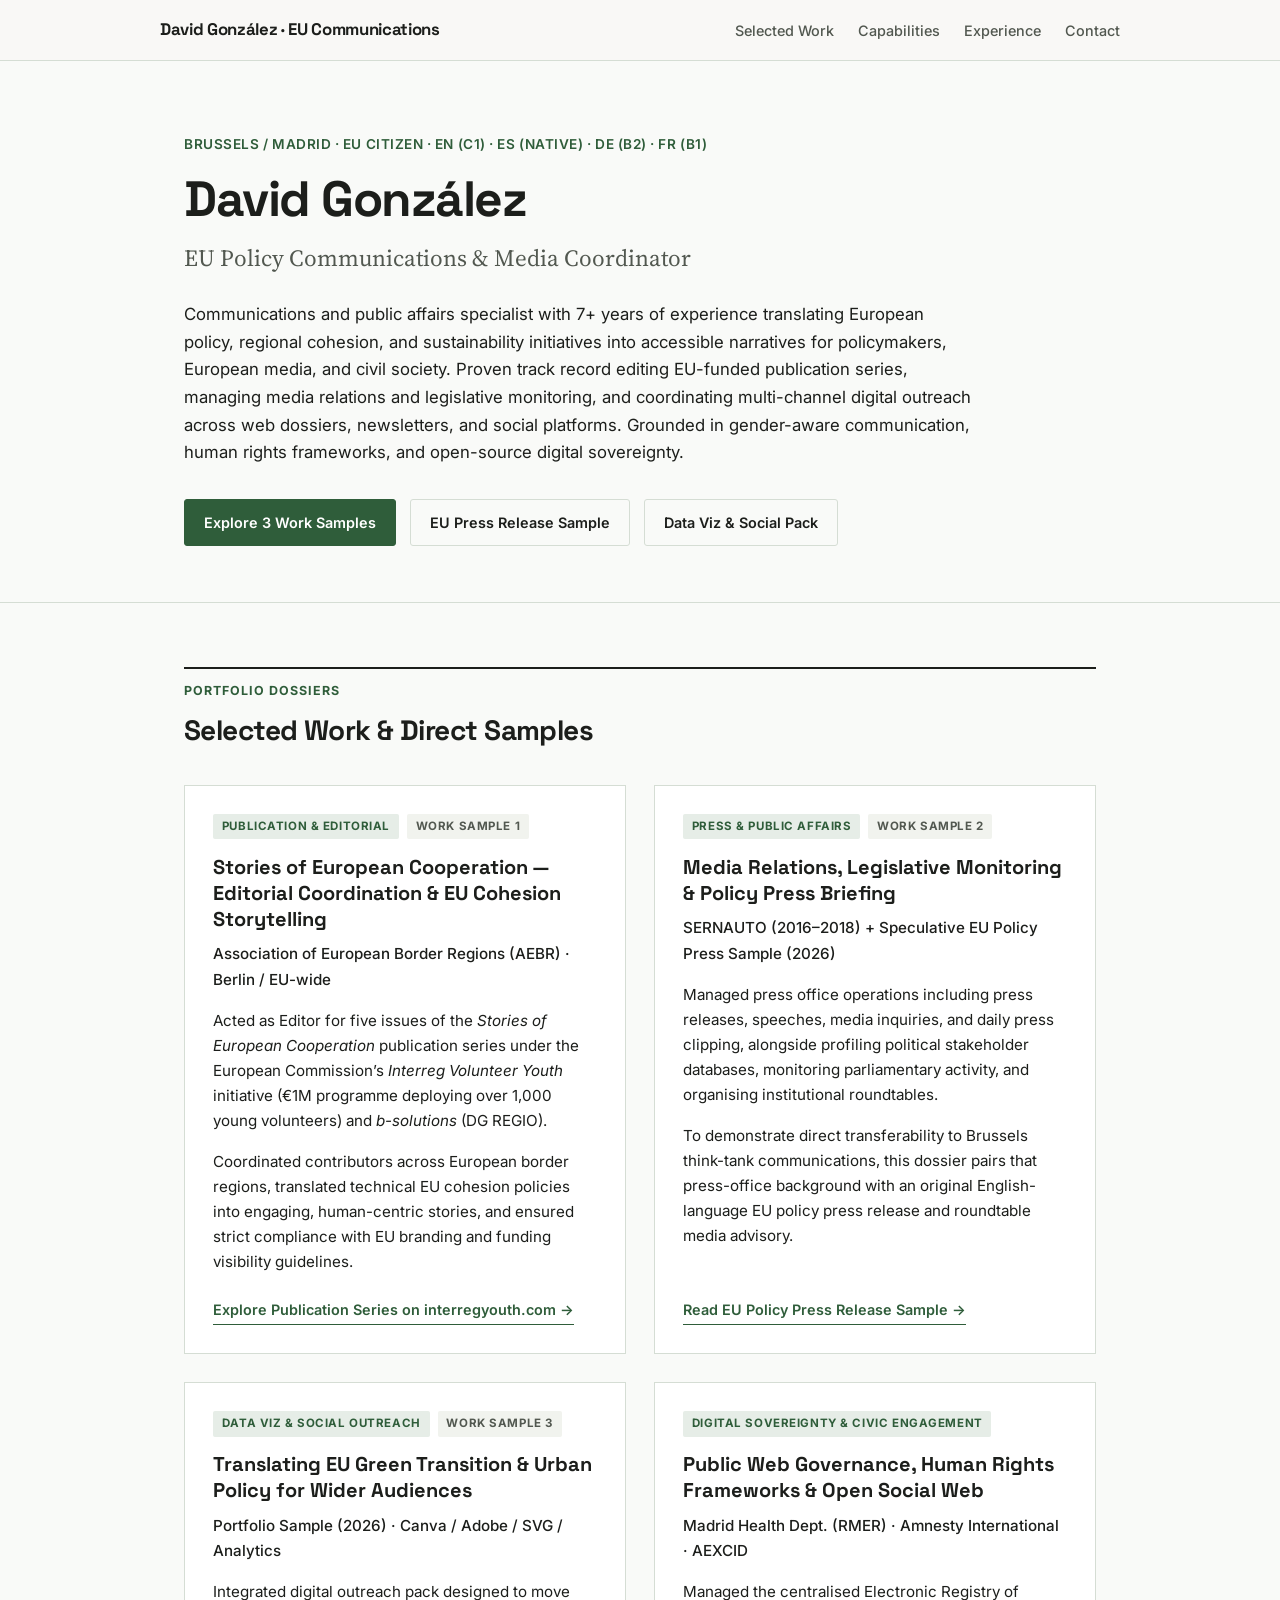
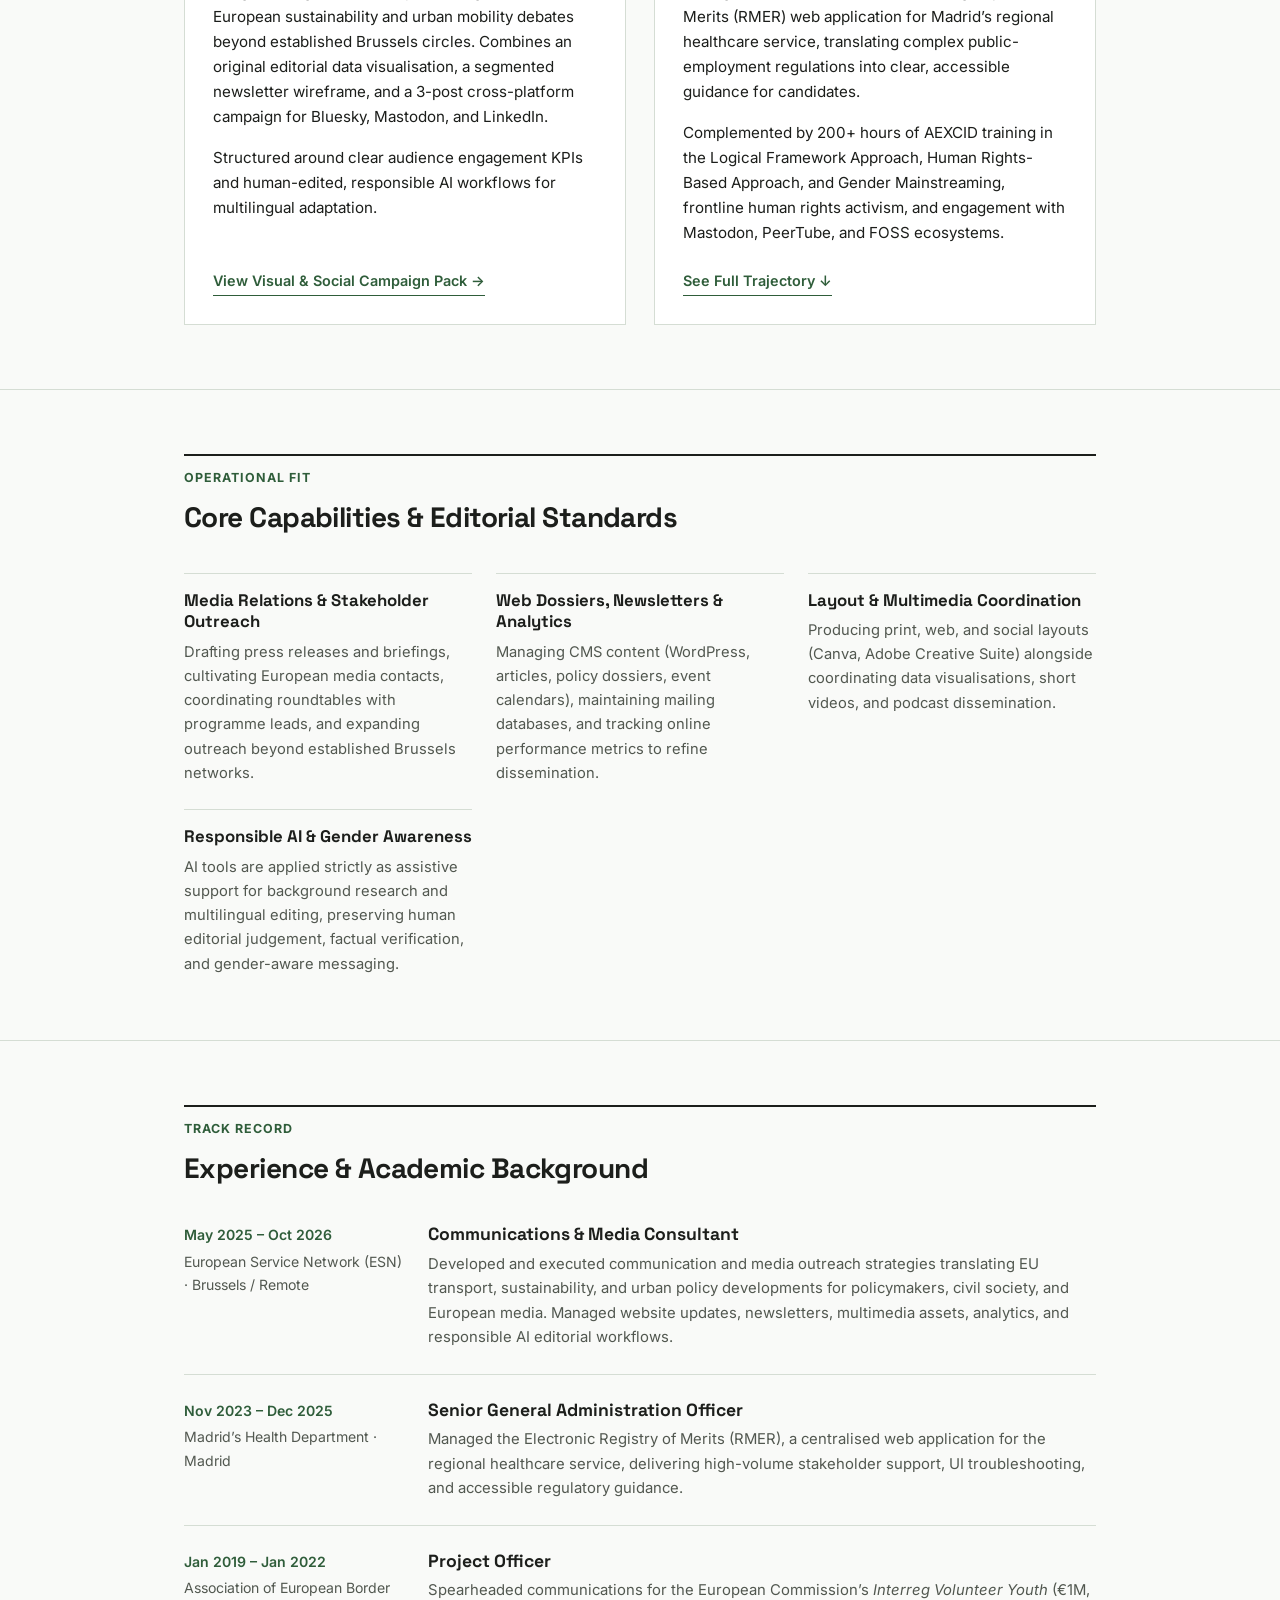
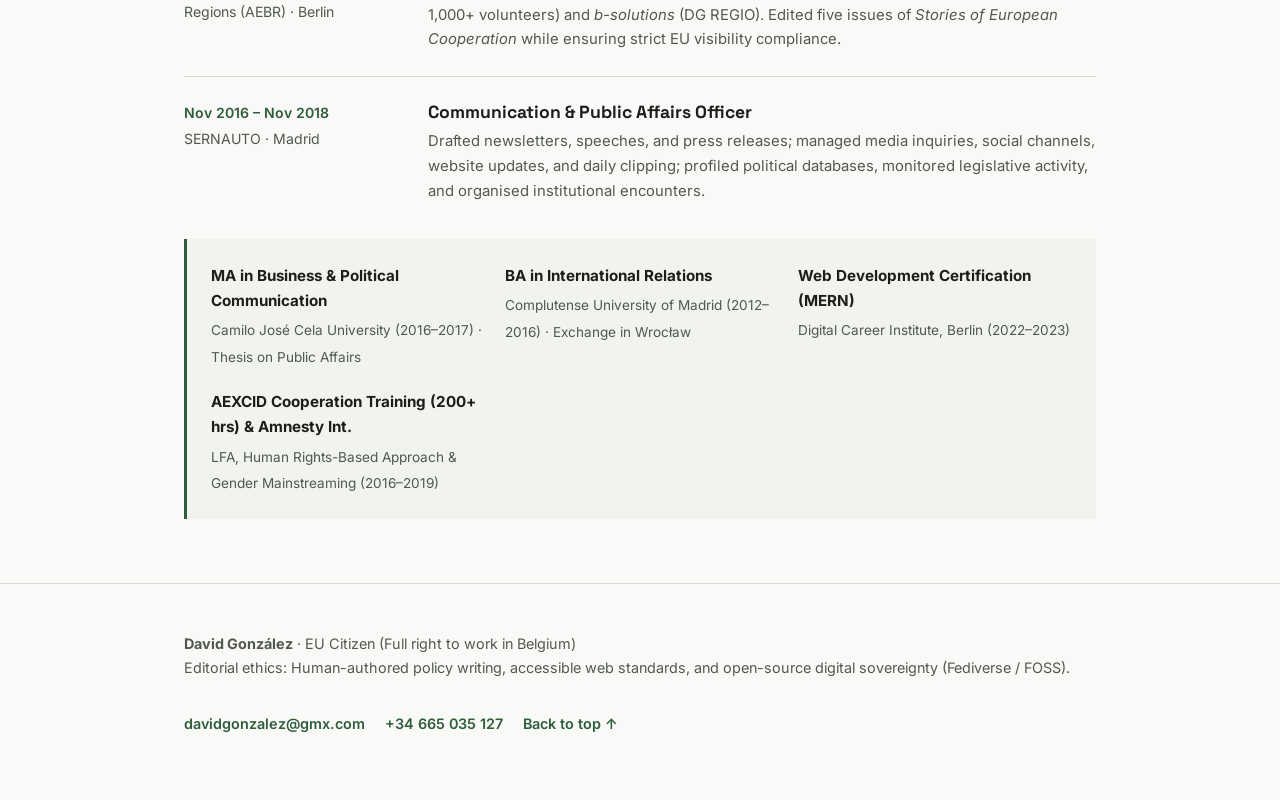
<file: index.html>
<!doctype html>
<html lang="en">
  <head>
    <meta charset="UTF-8" />
    <meta name="viewport" content="width=device-width, initial-scale=1.0" />
    <title>
      David González — EU Policy Communications &amp; Media Coordinator
    </title>
    <meta
      name="description"
      content="Editorial and digital communications portfolio of David González: EU-funded publications, policy press relations, data visualisation, and open social web."
    />
    <link rel="preconnect" href="https://fonts.googleapis.com" />
    <link rel="preconnect" href="https://fonts.gstatic.com" crossorigin />
    <link
      href="https://fonts.googleapis.com/css2?family=Inter:wght@400;500;600&family=Source+Serif+4:ital,wght@0,500;0,600;1,400&family=Space+Grotesk:wght@600;700&display=swap"
      rel="stylesheet"
    />
    <link rel="stylesheet" href="style.css" />
  </head>
  <body>
    <a href="#main-content" class="skip-link">Skip to main content</a>

    <header class="site-header">
      <div class="container nav-inner">
        <a href="#top" class="brand">David González · EU Communications</a>
        <nav aria-label="Primary navigation">
          <ul class="nav-links">
            <li><a href="#work">Selected Work</a></li>
            <li><a href="#capabilities">Capabilities</a></li>
            <li><a href="#experience">Experience</a></li>
            <li><a href="#contact">Contact</a></li>
          </ul>
        </nav>
      </div>
    </header>

    <main id="main-content">
      <!-- 1. Cabecera y posicionamiento -->
      <section id="top" class="hero">
        <div class="container">
          <p class="meta-line">
            Brussels / Madrid · EU Citizen · EN (C1) · ES (Native) · DE (B2) ·
            FR (B1)
          </p>
          <h1>David González</h1>
          <p class="role-subtitle">
            EU Policy Communications &amp; Media Coordinator
          </p>
          <p class="lead">
            Communications and public affairs specialist with 7+ years of
            experience translating European policy, regional cohesion, and
            sustainability initiatives into accessible narratives for
            policymakers, European media, and civil society. Proven track record
            editing EU-funded publication series, managing media relations and
            legislative monitoring, and coordinating multi-channel digital
            outreach across web dossiers, newsletters, and social platforms.
            Grounded in gender-aware communication, human rights frameworks, and
            open-source digital sovereignty.
          </p>
          <div class="cta-row">
            <a href="#work" class="btn btn-primary">Explore 3 Work Samples</a>
            <a href="samples/eu-press-release.html" class="btn btn-secondary"
              >EU Press Release Sample</a
            >
            <a href="samples/social-data-viz.html" class="btn btn-secondary"
              >Data Viz &amp; Social Pack</a
            >
          </div>
        </div>
      </section>

      <!-- 2. Muestras de trabajo (Web Dossiers) -->
      <section id="work" class="section">
        <div class="container">
          <div class="section-rule">
            <p class="section-kicker">Portfolio Dossiers</p>
            <h2>Selected Work &amp; Direct Samples</h2>
          </div>

          <div class="dossier-grid">
            <!-- Tarjeta 1: AEBR / Interreg (Enlace 1) -->
            <article class="dossier-card">
              <div>
                <div class="tag-row">
                  <span class="tag">Publication &amp; Editorial</span>
                  <span class="tag tag-neutral">Work Sample 1</span>
                </div>
                <h3>
                  Stories of European Cooperation — Editorial Coordination &amp;
                  EU Cohesion Storytelling
                </h3>
                <p class="dossier-meta">
                  Association of European Border Regions (AEBR) · Berlin /
                  EU-wide
                </p>
                <p>
                  Acted as Editor for five issues of the
                  <em>Stories of European Cooperation</em> publication series
                  under the European Commission’s
                  <em>Interreg Volunteer Youth</em> initiative (€1M programme
                  deploying over 1,000 young volunteers) and
                  <em>b-solutions</em> (DG REGIO).
                </p>
                <p>
                  Coordinated contributors across European border regions,
                  translated technical EU cohesion policies into engaging,
                  human-centric stories, and ensured strict compliance with EU
                  branding and funding visibility guidelines.
                </p>
              </div>
              <div>
                <a
                  href="https://www.interregyouth.com/resources/stories-of-european-cooperation/"
                  target="_blank"
                  rel="noopener noreferrer"
                  class="card-link"
                >
                  Explore Publication Series on interregyouth.com &rarr;
                </a>
              </div>
            </article>

            <!-- Tarjeta 2: Press & Public Affairs (Enlace 2) -->
            <article class="dossier-card">
              <div>
                <div class="tag-row">
                  <span class="tag">Press &amp; Public Affairs</span>
                  <span class="tag tag-neutral">Work Sample 2</span>
                </div>
                <h3>
                  Media Relations, Legislative Monitoring &amp; Policy Press
                  Briefing
                </h3>
                <p class="dossier-meta">
                  SERNAUTO (2016–2018) + Speculative EU Policy Press Sample
                  (2026)
                </p>
                <p>
                  Managed press office operations including press releases,
                  speeches, media inquiries, and daily press clipping, alongside
                  profiling political stakeholder databases, monitoring
                  parliamentary activity, and organising institutional
                  roundtables.
                </p>
                <p>
                  To demonstrate direct transferability to Brussels think-tank
                  communications, this dossier pairs that press-office
                  background with an original English-language EU policy press
                  release and roundtable media advisory.
                </p>
              </div>
              <div>
                <a href="samples/eu-press-release.html" class="card-link">
                  Read EU Policy Press Release Sample &rarr;
                </a>
              </div>
            </article>

            <!-- Tarjeta 3: Data Viz & Social Outreach (Enlace 3) -->
            <article class="dossier-card">
              <div>
                <div class="tag-row">
                  <span class="tag">Data Viz &amp; Social Outreach</span>
                  <span class="tag tag-neutral">Work Sample 3</span>
                </div>
                <h3>
                  Translating EU Green Transition &amp; Urban Policy for Wider
                  Audiences
                </h3>
                <p class="dossier-meta">
                  Portfolio Sample (2026) · Canva / Adobe / SVG / Analytics
                </p>
                <p>
                  Integrated digital outreach pack designed to move European
                  sustainability and urban mobility debates beyond established
                  Brussels circles. Combines an original editorial data
                  visualisation, a segmented newsletter wireframe, and a 3-post
                  cross-platform campaign for Bluesky, Mastodon, and LinkedIn.
                </p>
                <p>
                  Structured around clear audience engagement KPIs and
                  human-edited, responsible AI workflows for multilingual
                  adaptation.
                </p>
              </div>
              <div>
                <a href="samples/social-data-viz.html" class="card-link">
                  View Visual &amp; Social Campaign Pack &rarr;
                </a>
              </div>
            </article>

            <!-- Tarjeta 4: Soberanía Digital & Gobernanza Pública -->
            <article class="dossier-card">
              <div>
                <div class="tag-row">
                  <span class="tag"
                    >Digital Sovereignty &amp; Civic Engagement</span
                  >
                </div>
                <h3>
                  Public Web Governance, Human Rights Frameworks &amp; Open
                  Social Web
                </h3>
                <p class="dossier-meta">
                  Madrid Health Dept. (RMER) · Amnesty International · AEXCID
                </p>
                <p>
                  Managed the centralised Electronic Registry of Merits (RMER)
                  web application for Madrid’s regional healthcare service,
                  translating complex public-employment regulations into clear,
                  accessible guidance for candidates.
                </p>
                <p>
                  Complemented by 200+ hours of AEXCID training in the Logical
                  Framework Approach, Human Rights-Based Approach, and Gender
                  Mainstreaming, frontline human rights activism, and engagement
                  with Mastodon, PeerTube, and FOSS ecosystems.
                </p>
              </div>
              <div>
                <a href="#experience" class="card-link"
                  >See Full Trajectory &darr;</a
                >
              </div>
            </article>
          </div>
        </div>
      </section>

      <!-- 3. Competencias operativas -->
      <section id="capabilities" class="section">
        <div class="container">
          <div class="section-rule">
            <p class="section-kicker">Operational Fit</p>
            <h2>Core Capabilities &amp; Editorial Standards</h2>
          </div>

          <div class="cap-grid">
            <div class="cap-item">
              <h3>Media Relations &amp; Stakeholder Outreach</h3>
              <p>
                Drafting press releases and briefings, cultivating European
                media contacts, coordinating roundtables with programme leads,
                and expanding outreach beyond established Brussels networks.
              </p>
            </div>
            <div class="cap-item">
              <h3>Web Dossiers, Newsletters &amp; Analytics</h3>
              <p>
                Managing CMS content (WordPress, articles, policy dossiers,
                event calendars), maintaining mailing databases, and tracking
                online performance metrics to refine dissemination.
              </p>
            </div>
            <div class="cap-item">
              <h3>Layout &amp; Multimedia Coordination</h3>
              <p>
                Producing print, web, and social layouts (Canva, Adobe Creative
                Suite) alongside coordinating data visualisations, short videos,
                and podcast dissemination.
              </p>
            </div>
            <div class="cap-item">
              <h3>Responsible AI &amp; Gender Awareness</h3>
              <p>
                AI tools are applied strictly as assistive support for
                background research and multilingual editing, preserving human
                editorial judgement, factual verification, and gender-aware
                messaging.
              </p>
            </div>
          </div>
        </div>
      </section>

      <!-- 4. Trayectoria sincronizada con CV_boell.pdf -->
      <section id="experience" class="section">
        <div class="container">
          <div class="section-rule">
            <p class="section-kicker">Track Record</p>
            <h2>Experience &amp; Academic Background</h2>
          </div>

          <div class="timeline">
            <div class="timeline-item">
              <div>
                <div class="timeline-date">May 2025 – Oct 2026</div>
                <div class="timeline-org">
                  European Service Network (ESN) · Brussels / Remote
                </div>
              </div>
              <div class="timeline-body">
                <h3>Communications &amp; Media Consultant</h3>
                <p>
                  Developed and executed communication and media outreach
                  strategies translating EU transport, sustainability, and urban
                  policy developments for policymakers, civil society, and
                  European media. Managed website updates, newsletters,
                  multimedia assets, analytics, and responsible AI editorial
                  workflows.
                </p>
              </div>
            </div>

            <div class="timeline-item">
              <div>
                <div class="timeline-date">Nov 2023 – Dec 2025</div>
                <div class="timeline-org">
                  Madrid’s Health Department · Madrid
                </div>
              </div>
              <div class="timeline-body">
                <h3>Senior General Administration Officer</h3>
                <p>
                  Managed the Electronic Registry of Merits (RMER), a
                  centralised web application for the regional healthcare
                  service, delivering high-volume stakeholder support, UI
                  troubleshooting, and accessible regulatory guidance.
                </p>
              </div>
            </div>

            <div class="timeline-item">
              <div>
                <div class="timeline-date">Jan 2019 – Jan 2022</div>
                <div class="timeline-org">
                  Association of European Border Regions (AEBR) · Berlin
                </div>
              </div>
              <div class="timeline-body">
                <h3>Project Officer</h3>
                <p>
                  Spearheaded communications for the European Commission’s
                  <em>Interreg Volunteer Youth</em> (€1M, 1,000+ volunteers) and
                  <em>b-solutions</em> (DG REGIO). Edited five issues of
                  <em>Stories of European Cooperation</em> while ensuring strict
                  EU visibility compliance.
                </p>
              </div>
            </div>

            <div class="timeline-item">
              <div>
                <div class="timeline-date">Nov 2016 – Nov 2018</div>
                <div class="timeline-org">SERNAUTO · Madrid</div>
              </div>
              <div class="timeline-body">
                <h3>Communication &amp; Public Affairs Officer</h3>
                <p>
                  Drafted newsletters, speeches, and press releases; managed
                  media inquiries, social channels, website updates, and daily
                  clipping; profiled political databases, monitored legislative
                  activity, and organised institutional encounters.
                </p>
              </div>
            </div>
          </div>

          <div class="edu-grid">
            <div class="edu-item">
              <strong>MA in Business &amp; Political Communication</strong>
              <span
                >Camilo José Cela University (2016–2017) · Thesis on Public
                Affairs</span
              >
            </div>
            <div class="edu-item">
              <strong>BA in International Relations</strong>
              <span
                >Complutense University of Madrid (2012–2016) · Exchange in
                Wrocław</span
              >
            </div>
            <div class="edu-item">
              <strong>Web Development Certification (MERN)</strong>
              <span>Digital Career Institute, Berlin (2022–2023)</span>
            </div>
            <div class="edu-item">
              <strong
                >AEXCID Cooperation Training (200+ hrs) &amp; Amnesty
                Int.</strong
              >
              <span
                >LFA, Human Rights-Based Approach &amp; Gender Mainstreaming
                (2016–2019)</span
              >
            </div>
          </div>
        </div>
      </section>
    </main>

    <!-- 5. Ética editorial y contacto -->
    <footer id="contact" class="site-footer">
      <div class="container footer-grid">
        <div>
          <p>
            <strong>David González</strong> · EU Citizen (Full right to work in
            Belgium)
          </p>
          <p>
            Editorial ethics: Human-authored policy writing, accessible web
            standards, and open-source digital sovereignty (Fediverse / FOSS).
          </p>
        </div>
        <div class="footer-links">
          <a href="mailto:davidgonzalez@gmx.com">davidgonzalez@gmx.com</a>
          <a href="tel:+34665035127">+34 665 035 127</a>
          <a href="#top">Back to top &uarr;</a>
        </div>
      </div>
    </footer>
  </body>
</html>
</file>
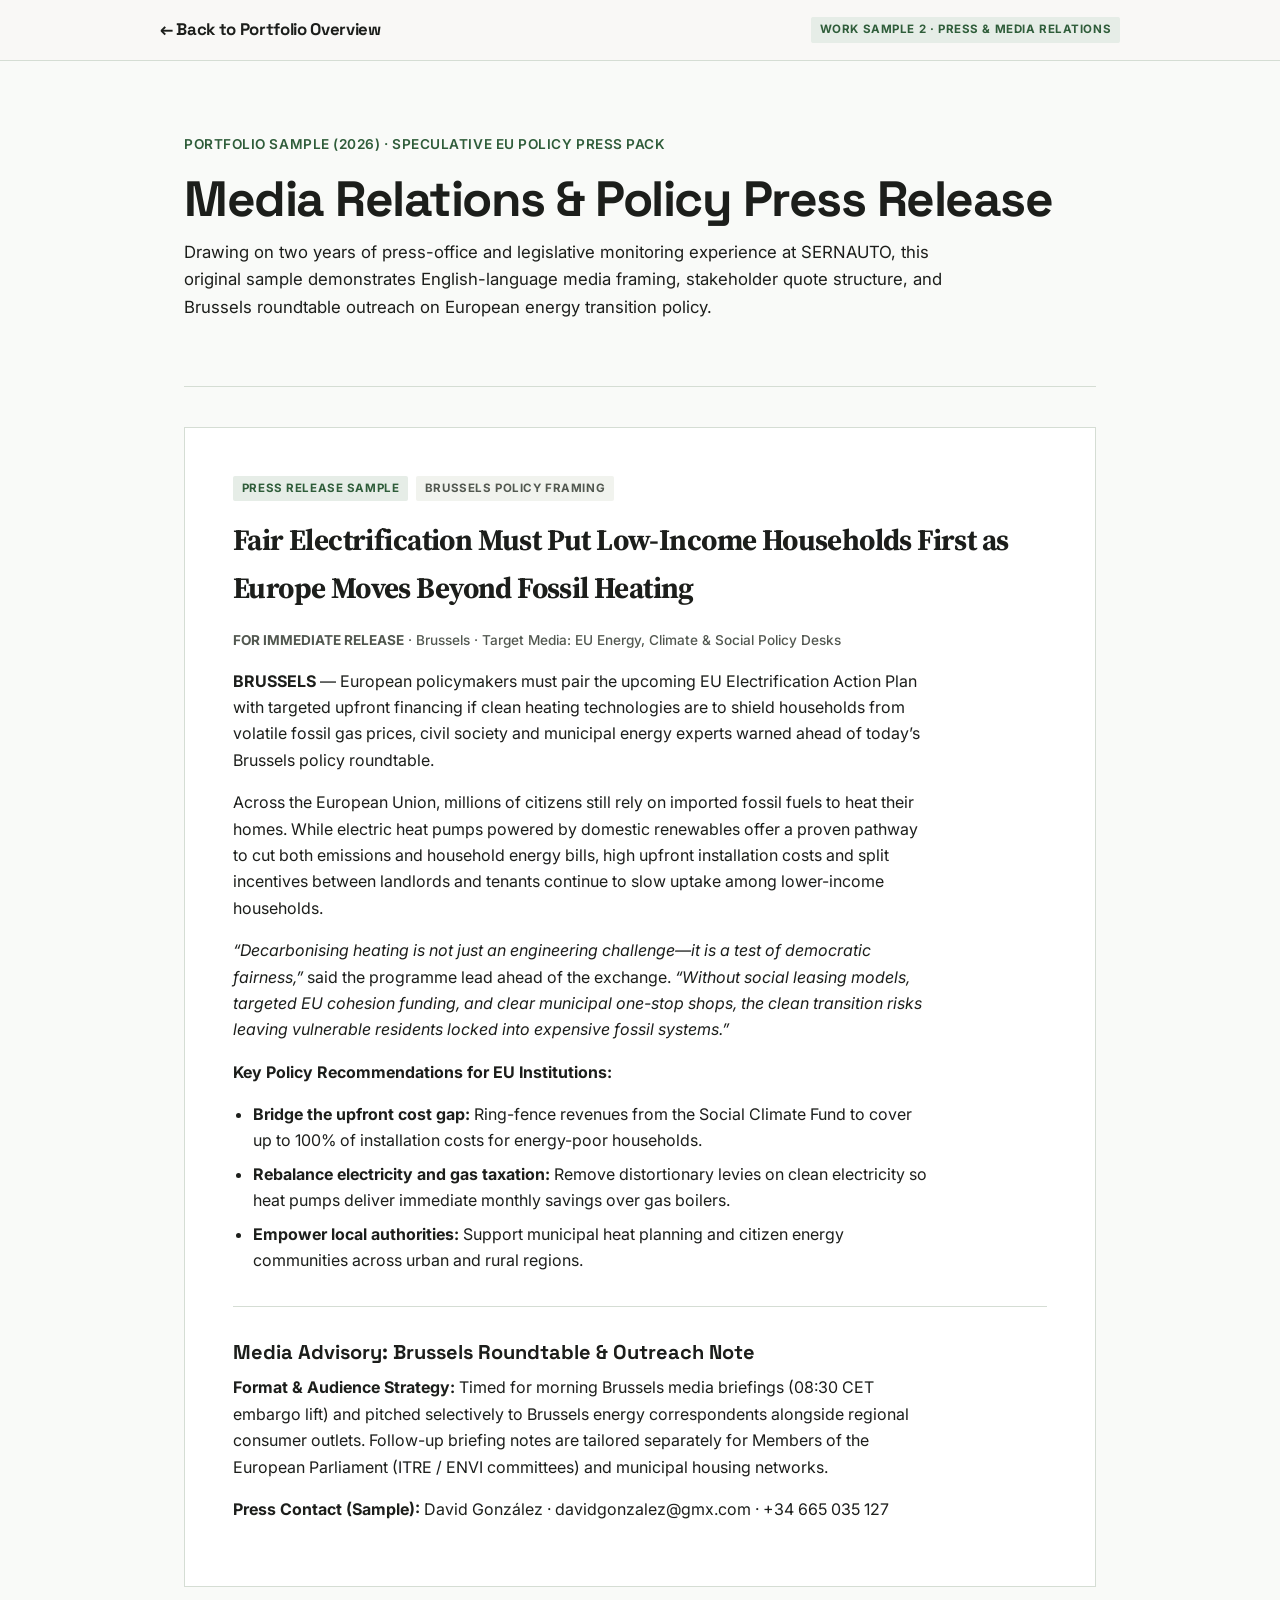
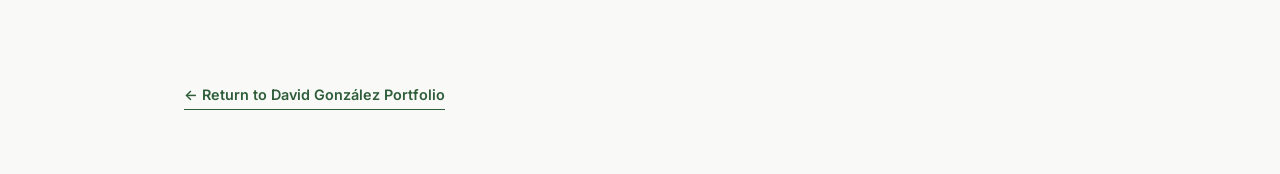
<file: samples/eu-press-release.html>
<!doctype html>
<html lang="en">
  <head>
    <meta charset="UTF-8" />
    <meta name="viewport" content="width=device-width, initial-scale=1.0" />
    <title>Portfolio Sample: EU Policy Press Release — David González</title>
    <link rel="preconnect" href="https://fonts.googleapis.com" />
    <link rel="preconnect" href="https://fonts.gstatic.com" crossorigin />
    <link
      href="https://fonts.googleapis.com/css2?family=Inter:wght@400;500;600&family=Source+Serif+4:ital,wght@0,500;0,600;1,400&family=Space+Grotesk:wght@600;700&display=swap"
      rel="stylesheet"
    />
    <link rel="stylesheet" href="../style.css" />
  </head>
  <body>
    <header class="site-header">
      <div class="container nav-inner">
        <a href="../index.html" class="brand"
          >&larr; Back to Portfolio Overview</a
        >
        <span class="tag">Work Sample 2 · Press &amp; Media Relations</span>
      </div>
    </header>

    <main class="container">
      <section class="hero" style="padding-bottom: 2rem">
        <p class="meta-line">
          Portfolio Sample (2026) · Speculative EU Policy Press Pack
        </p>
        <h1>Media Relations &amp; Policy Press Release</h1>
        <p class="lead">
          Drawing on two years of press-office and legislative monitoring
          experience at SERNAUTO, this original sample demonstrates
          English-language media framing, stakeholder quote structure, and
          Brussels roundtable outreach on European energy transition policy.
        </p>
      </section>

      <article class="sample-article">
        <div class="tag-row">
          <span class="tag">Press Release Sample</span>
          <span class="tag tag-neutral">Brussels Policy Framing</span>
        </div>
        <h2>
          Fair Electrification Must Put Low-Income Households First as Europe
          Moves Beyond Fossil Heating
        </h2>
        <p class="dossier-meta">
          <strong>FOR IMMEDIATE RELEASE</strong> · Brussels · Target Media: EU
          Energy, Climate &amp; Social Policy Desks
        </p>

        <p>
          <strong>BRUSSELS</strong> — European policymakers must pair the
          upcoming EU Electrification Action Plan with targeted upfront
          financing if clean heating technologies are to shield households from
          volatile fossil gas prices, civil society and municipal energy experts
          warned ahead of today’s Brussels policy roundtable.
        </p>
        <p>
          Across the European Union, millions of citizens still rely on imported
          fossil fuels to heat their homes. While electric heat pumps powered by
          domestic renewables offer a proven pathway to cut both emissions and
          household energy bills, high upfront installation costs and split
          incentives between landlords and tenants continue to slow uptake among
          lower-income households.
        </p>
        <p>
          <em
            >“Decarbonising heating is not just an engineering challenge—it is a
            test of democratic fairness,”</em
          >
          said the programme lead ahead of the exchange.
          <em
            >“Without social leasing models, targeted EU cohesion funding, and
            clear municipal one-stop shops, the clean transition risks leaving
            vulnerable residents locked into expensive fossil systems.”</em
          >
        </p>
        <p><strong>Key Policy Recommendations for EU Institutions:</strong></p>
        <ul>
          <li>
            <strong>Bridge the upfront cost gap:</strong> Ring-fence revenues
            from the Social Climate Fund to cover up to 100% of installation
            costs for energy-poor households.
          </li>
          <li>
            <strong>Rebalance electricity and gas taxation:</strong> Remove
            distortionary levies on clean electricity so heat pumps deliver
            immediate monthly savings over gas boilers.
          </li>
          <li>
            <strong>Empower local authorities:</strong> Support municipal heat
            planning and citizen energy communities across urban and rural
            regions.
          </li>
        </ul>

        <hr
          style="border: 0; border-top: 1px solid var(--border); margin: 2rem 0"
        />

        <h3>Media Advisory: Brussels Roundtable &amp; Outreach Note</h3>
        <p>
          <strong>Format &amp; Audience Strategy:</strong> Timed for morning
          Brussels media briefings (08:30 CET embargo lift) and pitched
          selectively to Brussels energy correspondents alongside regional
          consumer outlets. Follow-up briefing notes are tailored separately for
          Members of the European Parliament (ITRE / ENVI committees) and
          municipal housing networks.
        </p>
        <p>
          <strong>Press Contact (Sample):</strong> David González ·
          davidgonzalez@gmx.com · +34 665 035 127
        </p>
      </article>
    </main>

    <footer class="site-footer">
      <div class="container">
        <a href="../index.html" class="card-link"
          >&larr; Return to David González Portfolio</a
        >
      </div>
    </footer>
  </body>
</html>
</file>
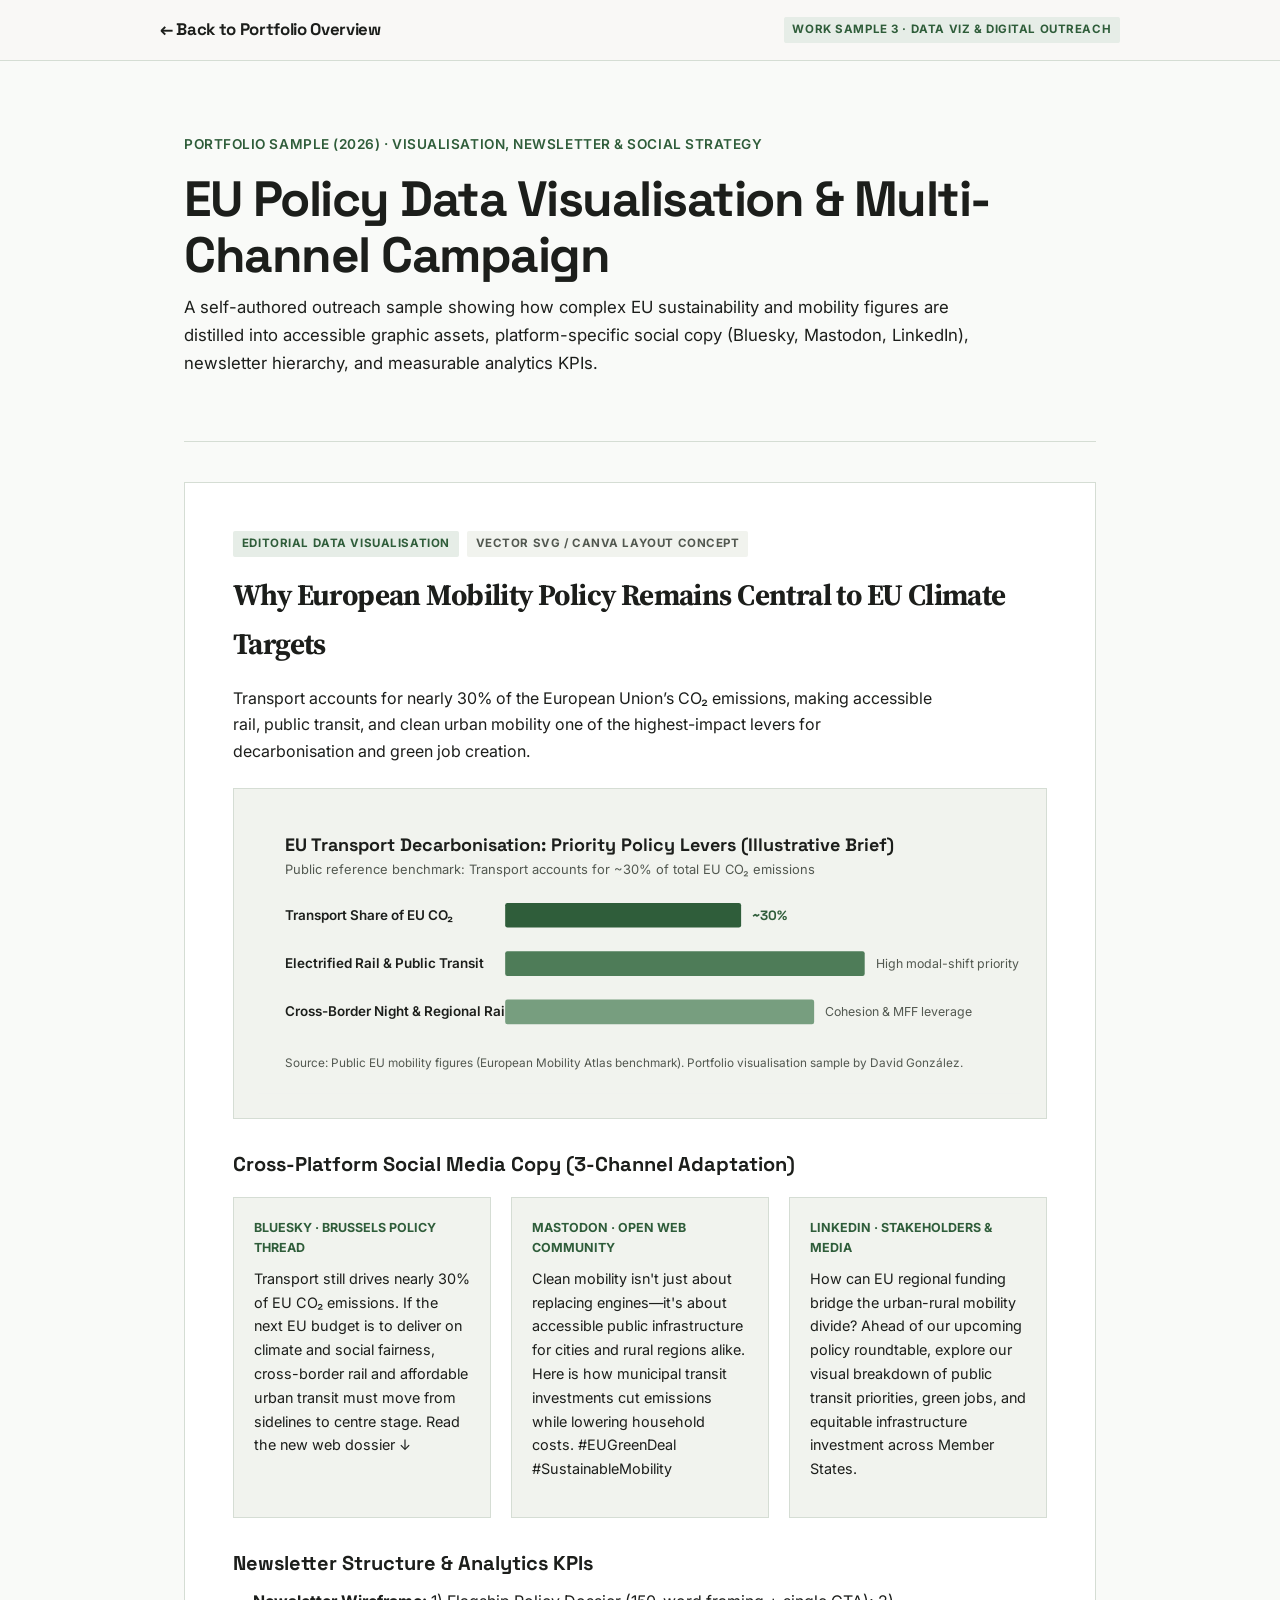
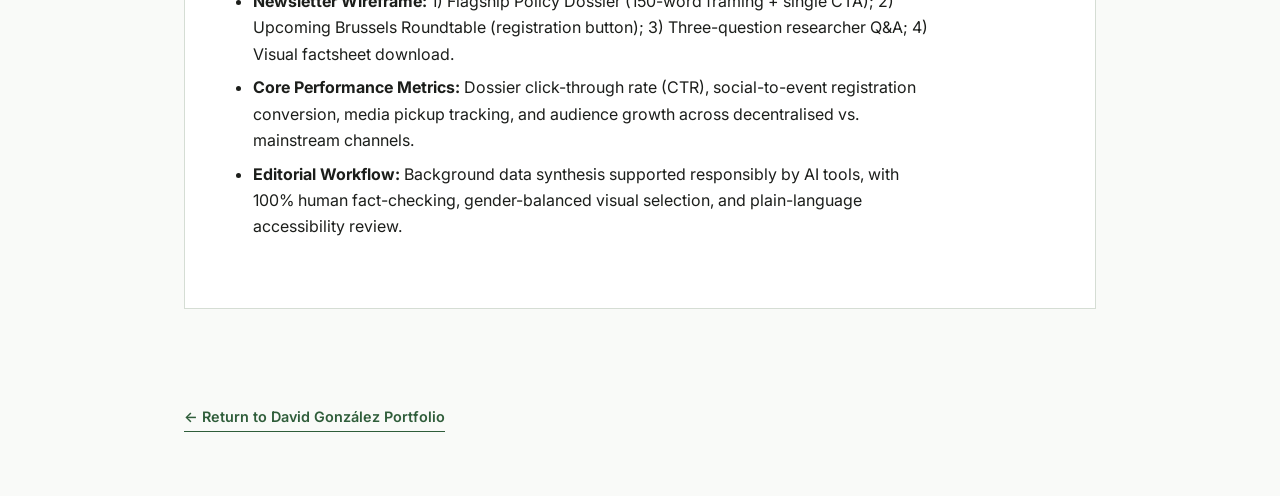
<file: samples/social-data-viz.html>
<!doctype html>
<html lang="en">
  <head>
    <meta charset="UTF-8" />
    <meta name="viewport" content="width=device-width, initial-scale=1.0" />
    <title>
      Portfolio Sample: Data Visualisation &amp; Social Media — David González
    </title>
    <link rel="preconnect" href="https://fonts.googleapis.com" />
    <link rel="preconnect" href="https://fonts.gstatic.com" crossorigin />
    <link
      href="https://fonts.googleapis.com/css2?family=Inter:wght@400;500;600&family=Source+Serif+4:ital,wght@0,500;0,600;1,400&family=Space+Grotesk:wght@600;700&display=swap"
      rel="stylesheet"
    />
    <link rel="stylesheet" href="../style.css" />
  </head>
  <body>
    <header class="site-header">
      <div class="container nav-inner">
        <a href="../index.html" class="brand"
          >&larr; Back to Portfolio Overview</a
        >
        <span class="tag">Work Sample 3 · Data Viz &amp; Digital Outreach</span>
      </div>
    </header>

    <main class="container">
      <section class="hero" style="padding-bottom: 2rem">
        <p class="meta-line">
          Portfolio Sample (2026) · Visualisation, Newsletter &amp; Social
          Strategy
        </p>
        <h1>EU Policy Data Visualisation &amp; Multi-Channel Campaign</h1>
        <p class="lead">
          A self-authored outreach sample showing how complex EU sustainability
          and mobility figures are distilled into accessible graphic assets,
          platform-specific social copy (Bluesky, Mastodon, LinkedIn),
          newsletter hierarchy, and measurable analytics KPIs.
        </p>
      </section>

      <article class="sample-article">
        <div class="tag-row">
          <span class="tag">Editorial Data Visualisation</span>
          <span class="tag tag-neutral">Vector SVG / Canva Layout Concept</span>
        </div>
        <h2>
          Why European Mobility Policy Remains Central to EU Climate Targets
        </h2>
        <p>
          Transport accounts for nearly 30% of the European Union’s CO₂
          emissions, making accessible rail, public transit, and clean urban
          mobility one of the highest-impact levers for decarbonisation and
          green job creation.
        </p>

        <!-- Gráfico SVG limpio y accesible -->
        <div
          class="chart-box"
          role="img"
          aria-label="Bar chart illustrating EU transport share of CO2 emissions near 30 percent compared with policy levers"
        >
          <svg viewBox="0 0 680 250" xmlns="http://www.w3.org/2000/svg">
            <rect width="680" height="250" fill="#F1F3EE" />
            <text
              x="24"
              y="34"
              font-family="Space Grotesk, sans-serif"
              font-size="16"
              font-weight="700"
              fill="#1C1E1B"
            >
              EU Transport Decarbonisation: Priority Policy Levers (Illustrative
              Brief)
            </text>
            <text
              x="24"
              y="54"
              font-family="Inter, sans-serif"
              font-size="11.5"
              fill="#525850"
            >
              Public reference benchmark: Transport accounts for ~30% of total
              EU CO₂ emissions
            </text>

            <!-- Barra 1 -->
            <text
              x="24"
              y="95"
              font-family="Inter, sans-serif"
              font-size="12"
              font-weight="600"
              fill="#1C1E1B"
            >
              Transport Share of EU CO₂
            </text>
            <rect
              x="220"
              y="80"
              width="210"
              height="22"
              fill="#2F5D3A"
              rx="2"
            />
            <text
              x="440"
              y="95"
              font-family="Space Grotesk, sans-serif"
              font-size="12"
              font-weight="700"
              fill="#2F5D3A"
            >
              ~30%
            </text>

            <!-- Barra 2 -->
            <text
              x="24"
              y="138"
              font-family="Inter, sans-serif"
              font-size="12"
              font-weight="600"
              fill="#1C1E1B"
            >
              Electrified Rail &amp; Public Transit
            </text>
            <rect
              x="220"
              y="123"
              width="320"
              height="22"
              fill="#4E7C58"
              rx="2"
            />
            <text
              x="550"
              y="138"
              font-family="Inter, sans-serif"
              font-size="11"
              fill="#525850"
            >
              High modal-shift priority
            </text>

            <!-- Barra 3 -->
            <text
              x="24"
              y="181"
              font-family="Inter, sans-serif"
              font-size="12"
              font-weight="600"
              fill="#1C1E1B"
            >
              Cross-Border Night &amp; Regional Rail
            </text>
            <rect
              x="220"
              y="166"
              width="275"
              height="22"
              fill="#779E7F"
              rx="2"
            />
            <text
              x="505"
              y="181"
              font-family="Inter, sans-serif"
              font-size="11"
              fill="#525850"
            >
              Cohesion &amp; MFF leverage
            </text>

            <text
              x="24"
              y="226"
              font-family="Inter, sans-serif"
              font-size="10.5"
              fill="#525850"
            >
              Source: Public EU mobility figures (European Mobility Atlas
              benchmark). Portfolio visualisation sample by David González.
            </text>
          </svg>
        </div>

        <h3 style="margin-top: 2rem">
          Cross-Platform Social Media Copy (3-Channel Adaptation)
        </h3>
        <div class="social-grid">
          <div class="social-mock">
            <div class="social-mock-head">Bluesky · Brussels Policy Thread</div>
            <p>
              Transport still drives nearly 30% of EU CO₂ emissions. If the next
              EU budget is to deliver on climate and social fairness,
              cross-border rail and affordable urban transit must move from
              sidelines to centre stage. Read the new web dossier &darr;
            </p>
          </div>
          <div class="social-mock">
            <div class="social-mock-head">Mastodon · Open Web Community</div>
            <p>
              Clean mobility isn't just about replacing engines—it's about
              accessible public infrastructure for cities and rural regions
              alike. Here is how municipal transit investments cut emissions
              while lowering household costs. #EUGreenDeal #SustainableMobility
            </p>
          </div>
          <div class="social-mock">
            <div class="social-mock-head">
              LinkedIn · Stakeholders &amp; Media
            </div>
            <p>
              How can EU regional funding bridge the urban-rural mobility
              divide? Ahead of our upcoming policy roundtable, explore our
              visual breakdown of public transit priorities, green jobs, and
              equitable infrastructure investment across Member States.
            </p>
          </div>
        </div>

        <h3 style="margin-top: 2rem">
          Newsletter Structure &amp; Analytics KPIs
        </h3>
        <ul>
          <li>
            <strong>Newsletter Wireframe:</strong> 1) Flagship Policy Dossier
            (150-word framing + single CTA); 2) Upcoming Brussels Roundtable
            (registration button); 3) Three-question researcher Q&amp;A; 4)
            Visual factsheet download.
          </li>
          <li>
            <strong>Core Performance Metrics:</strong> Dossier click-through
            rate (CTR), social-to-event registration conversion, media pickup
            tracking, and audience growth across decentralised vs. mainstream
            channels.
          </li>
          <li>
            <strong>Editorial Workflow:</strong> Background data synthesis
            supported responsibly by AI tools, with 100% human fact-checking,
            gender-balanced visual selection, and plain-language accessibility
            review.
          </li>
        </ul>
      </article>
    </main>

    <footer class="site-footer">
      <div class="container">
        <a href="../index.html" class="card-link"
          >&larr; Return to David González Portfolio</a
        >
      </div>
    </footer>
  </body>
</html>
</file>
<file: style.css>
:root {
  --bg: #F9FAF8;
  --surface: #FFFFFF;
  --surface-alt: #F1F3EE;
  --text: #1C1E1B;
  --text-muted: #525850;
  --accent: #2F5D3A;
  --accent-soft: #E6EDE7;
  --border: #D5DDD4;
  --font-display: 'Space Grotesk', system-ui, -apple-system, sans-serif;
  --font-body: 'Inter', system-ui, -apple-system, sans-serif;
  --font-serif: 'Source Serif 4', Georgia, serif;
}

*, *::before, *::after {
  box-sizing: border-box;
  margin: 0;
  padding: 0;
}

html {
  scroll-behavior: smooth;
  font-size: 16px;
}

body {
  background-color: var(--bg);
  color: var(--text);
  font-family: var(--font-body);
  line-height: 1.65;
  -webkit-font-smoothing: antialiased;
}

.container {
  max-width: 960px;
  margin: 0 auto;
  padding: 0 1.5rem;
}

/* Skip link para accesibilidad */
.skip-link {
  position: absolute;
  top: -40px;
  left: 1rem;
  background: var(--accent);
  color: #fff;
  padding: 0.5rem 1rem;
  z-index: 1000;
  text-decoration: none;
  font-size: 0.875rem;
}
.skip-link:focus {
  top: 1rem;
}

/* Navegación superior */
.site-header {
  border-bottom: 1px solid var(--border);
  background: rgba(249, 248, 246, 0.94);
  position: sticky;
  top: 0;
  z-index: 100;
  backdrop-filter: blur(6px);
}

.nav-inner {
  display: flex;
  flex-wrap: wrap;
  justify-content: space-between;
  align-items: center;
  padding: 1rem 0;
  gap: 1rem;
}

.brand {
  font-family: var(--font-display);
  font-weight: 700;
  font-size: 1.05rem;
  color: var(--text);
  text-decoration: none;
  letter-spacing: -0.02em;
}

.nav-links {
  display: flex;
  flex-wrap: wrap;
  list-style: none;
  gap: 1.5rem;
}

.nav-links a {
  text-decoration: none;
  color: var(--text-muted);
  font-size: 0.9rem;
  font-weight: 500;
  transition: color 0.2s ease;
}

.nav-links a:hover,
.nav-links a:focus {
  color: var(--accent);
}

/* Cabecera / Hero */
.hero {
  padding: 4.5rem 0 3.5rem;
  border-bottom: 1px solid var(--border);
}

.meta-line {
  font-size: 0.85rem;
  font-weight: 600;
  letter-spacing: 0.04em;
  text-transform: uppercase;
  color: var(--accent);
  margin-bottom: 1rem;
}

h1 {
  font-family: var(--font-display);
  font-size: clamp(2.1rem, 4.5vw, 3.1rem);
  line-height: 1.12;
  letter-spacing: -0.03em;
  margin-bottom: 0.75rem;
}

.role-subtitle {
  font-family: var(--font-serif);
  font-size: clamp(1.15rem, 2.2vw, 1.45rem);
  color: var(--text-muted);
  margin-bottom: 1.5rem;
}

.lead {
  font-size: 1.05rem;
  max-width: 72ch;
  color: var(--text);
  margin-bottom: 2rem;
}

.cta-row {
  display: flex;
  flex-wrap: wrap;
  gap: 0.85rem;
}

.btn {
  display: inline-block;
  padding: 0.65rem 1.2rem;
  font-size: 0.9rem;
  font-weight: 600;
  text-decoration: none;
  border-radius: 3px;
  transition: background-color 0.2s ease, color 0.2s ease, border-color 0.2s ease;
}

.btn-primary {
  background-color: var(--accent);
  color: #FFFFFF;
  border: 1px solid var(--accent);
}

.btn-primary:hover {
  background-color: #23472C;
  border-color: #23472C;
}

.btn-secondary {
  background-color: transparent;
  color: var(--text);
  border: 1px solid var(--border);
}

.btn-secondary:hover {
  border-color: var(--accent);
  color: var(--accent);
}

/* Secciones editoriales */
.section {
  padding: 4rem 0;
  border-bottom: 1px solid var(--border);
}

.section-rule {
  border-top: 2px solid var(--text);
  padding-top: 0.75rem;
  margin-bottom: 2rem;
}

.section-kicker {
  font-size: 0.78rem;
  font-weight: 700;
  text-transform: uppercase;
  letter-spacing: 0.08em;
  color: var(--accent);
  margin-bottom: 0.35rem;
}

h2 {
  font-family: var(--font-display);
  font-size: 1.75rem;
  letter-spacing: -0.02em;
}

h3 {
  font-family: var(--font-display);
  font-size: 1.25rem;
  line-height: 1.3;
  margin-bottom: 0.6rem;
}

/* Tarjetas tipo Web Dossier */
.dossier-grid {
  display: grid;
  grid-template-columns: repeat(auto-fit, minmax(290px, 1fr));
  gap: 1.75rem;
}

.dossier-card {
  background: var(--surface);
  border: 1px solid var(--border);
  padding: 1.75rem;
  display: flex;
  flex-direction: column;
  justify-content: space-between;
  transition: border-color 0.2s ease;
}

.dossier-card:hover {
  border-color: var(--accent);
}

.tag-row {
  display: flex;
  flex-wrap: wrap;
  gap: 0.5rem;
  margin-bottom: 0.9rem;
}

.tag {
  display: inline-block;
  font-size: 0.72rem;
  font-weight: 700;
  text-transform: uppercase;
  letter-spacing: 0.05em;
  padding: 0.2rem 0.55rem;
  background: var(--accent-soft);
  color: var(--accent);
  border-radius: 2px;
}

.tag-neutral {
  background: var(--surface-alt);
  color: var(--text-muted);
}

.dossier-meta {
  font-size: 0.85rem;
  color: var(--text-muted);
  margin-bottom: 0.9rem;
  font-weight: 500;
}

.dossier-card p {
  font-size: 0.95rem;
  margin-bottom: 1rem;
  color: var(--text);
}

.card-link {
  display: inline-block;
  margin-top: 0.5rem;
  font-size: 0.9rem;
  font-weight: 600;
  color: var(--accent);
  text-decoration: none;
  border-bottom: 1px solid currentColor;
  padding-bottom: 2px;
}

.card-link:hover {
  color: var(--text);
}

/* Bloques de competencias */
.cap-grid {
  display: grid;
  grid-template-columns: repeat(auto-fit, minmax(260px, 1fr));
  gap: 1.5rem;
}

.cap-item {
  border-top: 1px solid var(--border);
  padding-top: 1rem;
}

.cap-item h3 {
  font-size: 1.05rem;
  margin-bottom: 0.4rem;
}

.cap-item p {
  font-size: 0.92rem;
  color: var(--text-muted);
}

/* Cronología sincronizada con el CV */
.timeline {
  display: flex;
  flex-direction: column;
  gap: 1.5rem;
}

.timeline-item {
  display: grid;
  grid-template-columns: 220px 1fr;
  gap: 1.5rem;
  padding-bottom: 1.5rem;
  border-bottom: 1px solid var(--border);
}

.timeline-item:last-child {
  border-bottom: none;
  padding-bottom: 0;
}

.timeline-date {
  font-size: 0.88rem;
  font-weight: 600;
  color: var(--accent);
}

.timeline-org {
  font-size: 0.88rem;
  color: var(--text-muted);
  margin-top: 0.2rem;
}

.timeline-body h3 {
  font-size: 1.1rem;
  margin-bottom: 0.35rem;
}

.timeline-body p {
  font-size: 0.93rem;
  color: var(--text-muted);
}

.edu-grid {
  display: grid;
  grid-template-columns: repeat(auto-fit, minmax(240px, 1fr));
  gap: 1.25rem;
  margin-top: 2.25rem;
  padding: 1.5rem;
  background: var(--surface-alt);
  border-left: 3px solid var(--accent);
}

.edu-item strong {
  display: block;
  font-size: 0.95rem;
  margin-bottom: 0.2rem;
}

.edu-item span {
  font-size: 0.85rem;
  color: var(--text-muted);
}

/* Páginas de muestras (samples) */
.sample-article {
  background: var(--surface);
  border: 1px solid var(--border);
  padding: clamp(1.5rem, 4vw, 3rem);
  margin: 2.5rem 0;
}

.sample-article h2 {
  font-family: var(--font-serif);
  font-size: 1.85rem;
  margin-bottom: 1rem;
}

.sample-article p {
  margin-bottom: 1rem;
  max-width: 70ch;
}

.sample-article ul {
  margin: 0.75rem 0 1.25rem 1.25rem;
  max-width: 68ch;
}

.sample-article li {
  margin-bottom: 0.45rem;
}

.social-grid {
  display: grid;
  grid-template-columns: repeat(auto-fit, minmax(240px, 1fr));
  gap: 1.25rem;
  margin-top: 1.25rem;
}

.social-mock {
  background: var(--surface-alt);
  border: 1px solid var(--border);
  padding: 1.25rem;
  font-size: 0.9rem;
}

.social-mock-head {
  font-size: 0.78rem;
  font-weight: 700;
  text-transform: uppercase;
  color: var(--accent);
  margin-bottom: 0.5rem;
}

.chart-box {
  background: var(--surface-alt);
  border: 1px solid var(--border);
  padding: 1.5rem;
  margin: 1.5rem 0;
}

.chart-box svg {
  width: 100%;
  height: auto;
  display: block;
}

/* Footer */
.site-footer {
  padding: 3rem 0 4rem;
  font-size: 0.9rem;
  color: var(--text-muted);
}

.footer-grid {
  display: flex;
  flex-wrap: wrap;
  justify-content: space-between;
  align-items: flex-start;
  gap: 2rem;
}

.footer-links {
  display: flex;
  flex-wrap: wrap;
  gap: 1.25rem;
}

.footer-links a {
  color: var(--accent);
  font-weight: 600;
  text-decoration: none;
}

@media (max-width: 720px) {
  .timeline-item {
    grid-template-columns: 1fr;
    gap: 0.4rem;
  }
}
</file>
